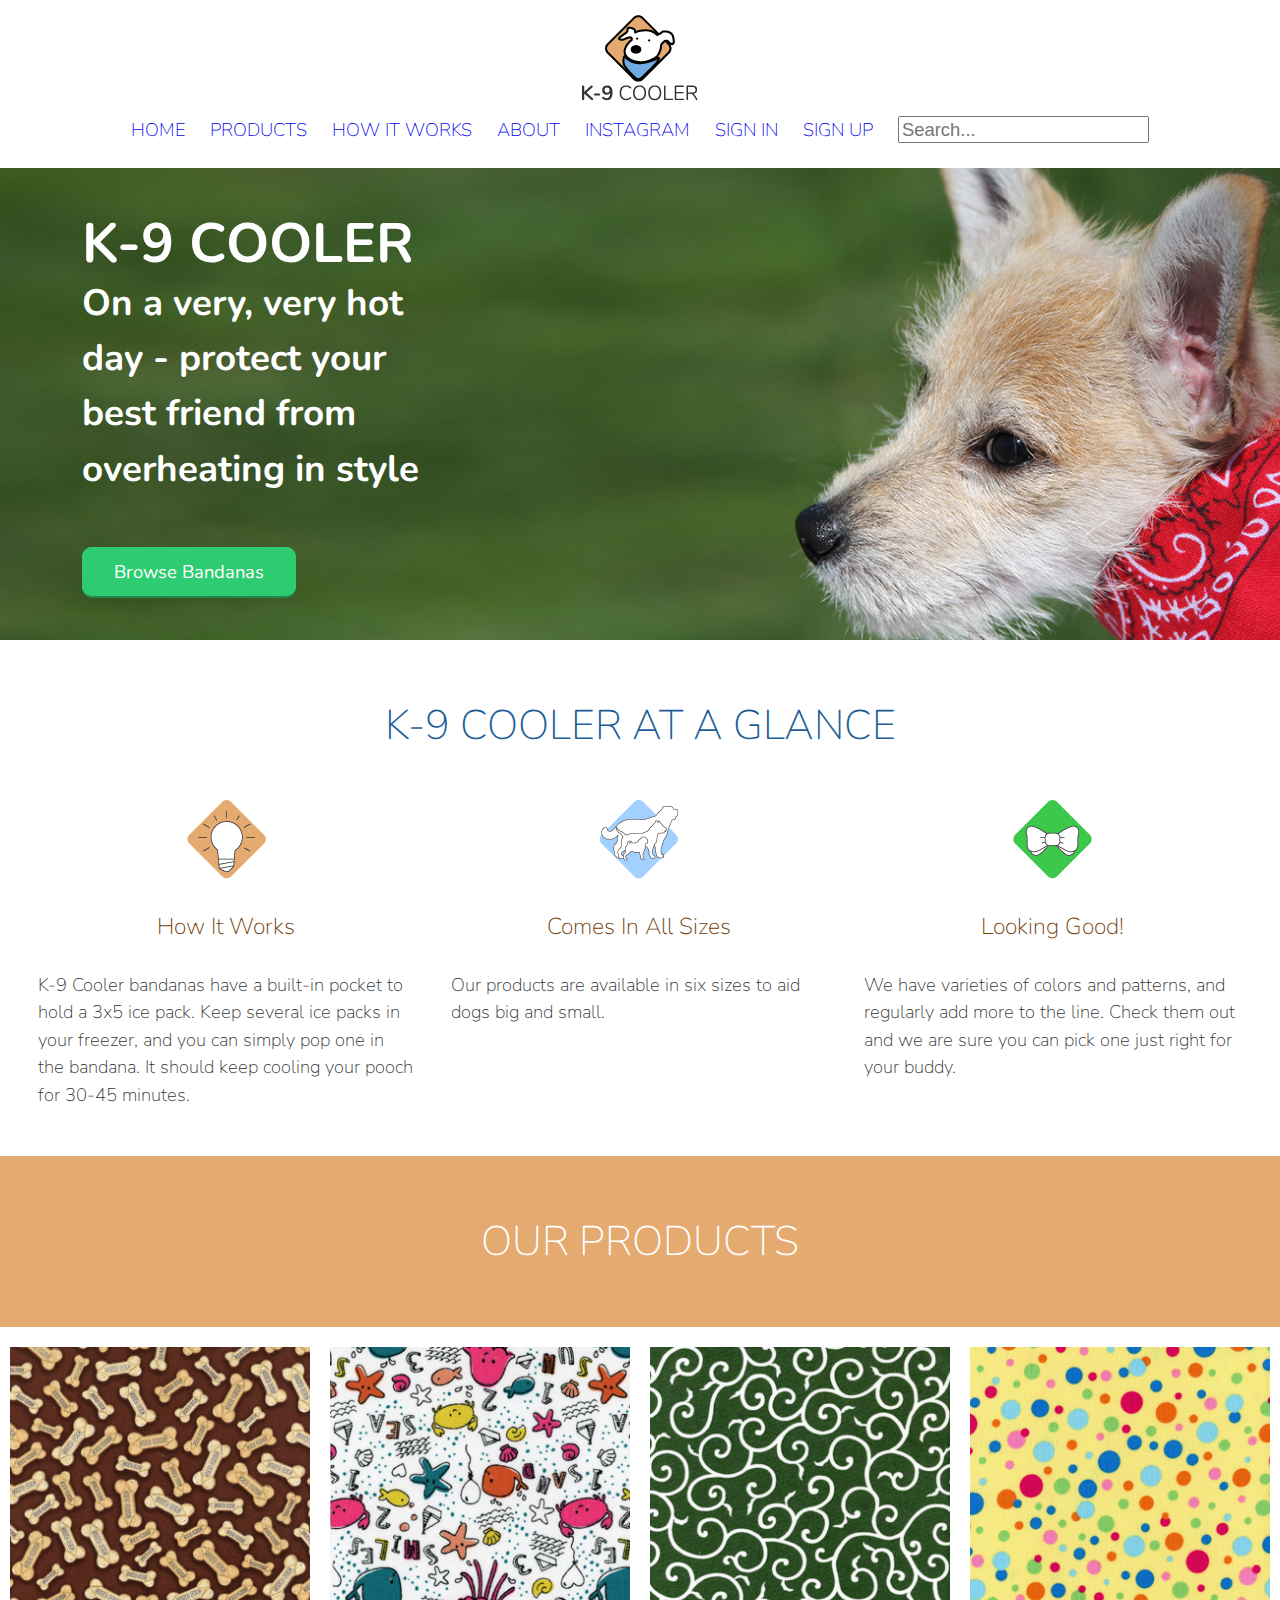
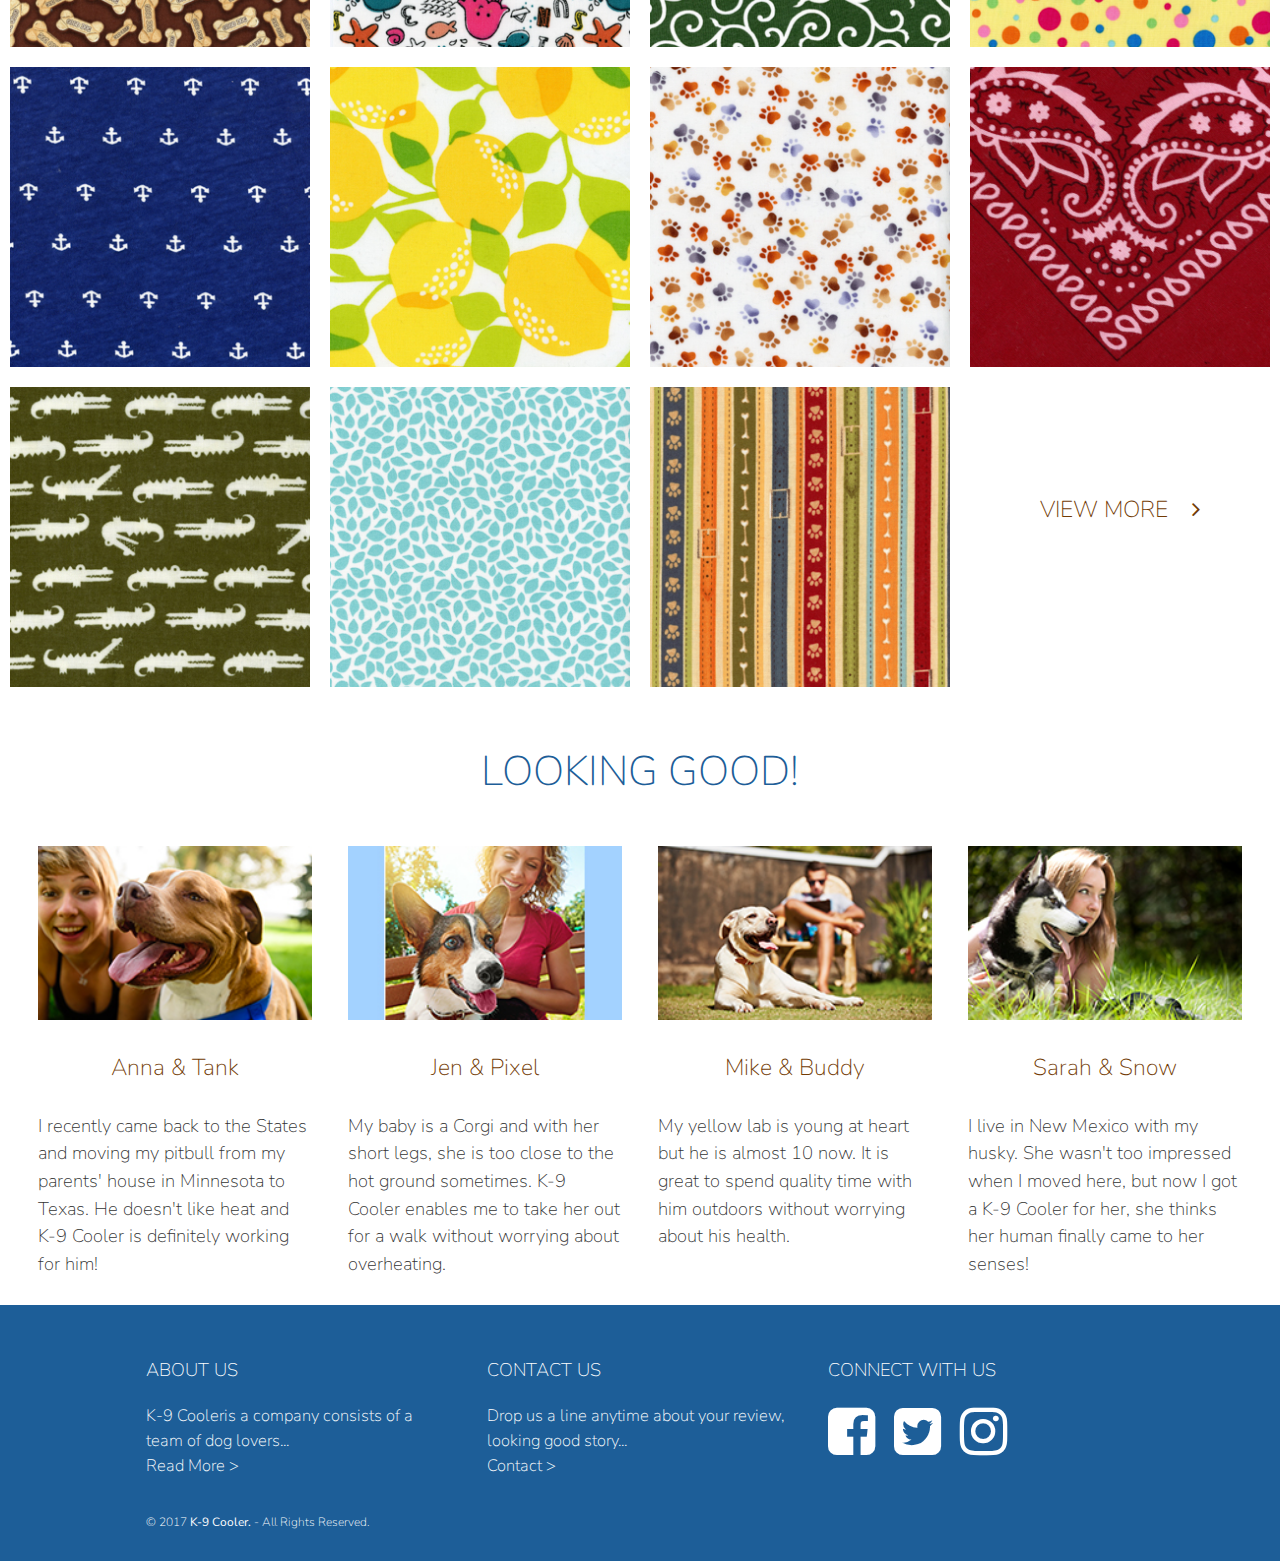
<file: index.html>
<!DOCTYPE html>
<html lang="en-us">
    <head>
        <title>K-9 Cooler</title>
        <!--Meta -->
        <meta name="viewport" content="width=device-width, initial-scale=1">
        <!-- CSS -->
        <link href="https://fonts.googleapis.com/css?family=Nunito|Nunito+Sans:200,300,400,600" rel="stylesheet">
        <link rel="stylesheet" href="css/normalize.css">
        <link rel="stylesheet" href="css/font-awesome.css">
        <link rel="stylesheet" href="css/main.css">
        <link rel="stylesheet" href="css/products.css">
        <link rel="stylesheet" href="css/animate.css">
    </head>
    
    <body>
        <!-- Navigation Bar -->
        <nav class="navbar">
            <a href="index.html">
                <img src="images/K9C_Logo.png" alt="K-9 Cooler logo" class="logo">
            </a>
            <div class="links-container column">
                <ul>
                    <li><a href="index.html">HOME</a></li>
                    <li><a href="products.html">PRODUCTS</a></li>
                    <li><a href="#.html">HOW IT WORKS</a></li>
                    <li><a href="#.html">ABOUT</a></li>
                    <li><a href="#.html">INSTAGRAM</a></li>
                    <li><a href="#.html">SIGN IN</a></li>
                    <li><a href="#.html">SIGN UP</a></li>
                    <li>
                        <form>
                            <input type="text" placeholder="Search..." required>
                        </form> 
                    </li>
                </ul>
            </div>
            </nav>
        
<!-- Hero Content -->
        <!-- Hero Content -->
<section class="hero-frame">
    <div class="hero-content">
        <div class="hero-text">
            <h1 class="hero-title column third">K-9 COOLER</h1>
            <div class="column three-quarter hidden "></div>
            <h2 class="hero-copy column third">On a very, very hot day - protect your best friend from overheating in style</h2>
        </div>
        <div class="column three-quarter hidden "></div>
        <div class="hero-button  column third">  
            <a href="products.html" class="btn">Browse Bandanas</a>
        </div>
    </div>
    

    
</section>
        
        <!-- At-a-glance -->
        <section class="at-a-glance">
            <h3 class="section-title-1">K-9 Cooler at a glance</h3>
            <div class="point column third">
                <a href="#.html">
                    <img src="images/K9C_Icon_LightBulb.png" alt="How It Works Icon">
                </a>
                <h4 class="point-title">How it works</h4>
                <p>K-9 Cooler bandanas have a built-in pocket to hold a 3x5 ice pack. Keep several ice packs in your freezer, and you can simply pop one in the bandana. It should keep cooling your pooch for 30-45 minutes.</p>
            </div>
            <div class="point column third">
                <a href="#.html">
                    <img src="images/K9C_Icon_AllSizes.png" alt="How It Works Icon">
                </a>
                <h4 class="point-title">Comes in all sizes</h4>
                <p>Our products are available in six sizes to aid dogs big and small. </p>
            </div>
            <div class="point column third">
                <a href="#.html">
                    <img src="images/K9C_Icon_BowTie.png" alt="How It Works Icon">
                </a>
                <h4 class="point-title">Looking good!</h4>  
                <p>We have varieties of colors and patterns, and regularly add more to the line.  Check them out and we are sure you can pick one just right for your buddy.</p>
            </div>             
        </section>
        
        <!-- Our Products Banner -->
        <section class="our-products-banner">
            <h3 class="section-title-2">Our Products</h3>      
        </section>
        
        <!-- Our Products Panels -->
        <section class="fabric-panel">
        <!-- Row 1 -->
            <div class="fabric-panel-square column fourth">
                <a href="good-dog-print.html">
                    <img src="images/K9C-Fab-01.jpg"/>
                </a>
            </div>  
            
            <div class="fabric-panel-square column fourth">
                <a href="#.html">
                    <img src="images/K9C-Fab-02.jpg"/>
                </a>
            </div>  
            
            <div class="fabric-panel-square column fourth">
                <a href="#.html">
                    <img src="images/K9C-Fab-03.jpg"/>
                </a>
            </div>  
            
            <div class="fabric-panel-square column fourth">
                <a href="#.html">
                    <img src="images/K9C-Fab-04.jpg"/>
                </a>
            </div>  
            
        <!-- Row 2 -->
            <div class="fabric-panel-square column fourth">
                <a href="#.html">
                    <img src="images/K9C-Fab-05.jpg"/>
                </a>
            </div>  
            
            <div class="fabric-panel-square column fourth">
                <a href="#.html">
                    <img src="images/K9C-Fab-06.jpg"/>
                </a>
            </div>  
            
            <div class="fabric-panel-square column fourth">
                <a href="#.html">
                    <img src="images/K9C-Fab-07.jpg"/>
                </a>
            </div>  
            
            <div class="fabric-panel-square column fourth">
                <a href="#.html">
                    <img src="images/K9C-Fab-08.jpg"/>
                </a>
            </div> 
            
        <!-- Row 3 -->
            <div class="fabric-panel-square column fourth">
                <a href="#.html">
                    <img src="images/K9C-Fab-09.jpg"/>
                </a>
            </div>  
            
            <div class="fabric-panel-square column fourth">
                <a href="#.html">
                    <img src="images/K9C-Fab-10.jpg"/>
                </a>
            </div>  
            
            <div class="fabric-panel-square column fourth">
                <a href="#.html">
                    <img src="images/K9C-Fab-11.jpg"/>
                </a>
            </div>  
            
            <div class="fabric-panel-square column fourth">
                <a href="products.html">
                    <h1 class="viewmore">view more &nbsp; &nbsp;<i class="fa fa-angle-right"></i></h1>
                </a>
            </div>            
        </section>
        
        <!-- Looking Good! -->
<section class="looking-good">
    
    <h3 class="section-title-3">Looking Good!</h3>
    
    <div class="dog-and-human column fourth">
        <img src="images/K9C-User-Anna&Tank.jpg" alt="How It Works Icon">
        <h4 class="their-names">Anna & Tank</h4>
        <p>I recently came back to the States and moving my pitbull from my parents' house in Minnesota to Texas. He doesn't like heat and K-9 Cooler is definitely  working for him!</p>
    </div>
            
    <div class="dog-and-human column fourth">
        <img src="images/K9C-User-Jen&Pixel.jpg" alt="How It Works Icon">
        <h4 class="their-names">Jen & Pixel</h4>
        <p>My baby is a Corgi and with her short legs, she is too close to the hot ground sometimes. K-9 Cooler enables me to take her out for a walk without worrying about overheating. </p>
    </div>
            
    <div class="dog-and-human column fourth">
        <img src="images/K9C-User-Mike&Buddy.jpg" alt="How It Works Icon">
        <h4 class="their-names">Mike & Buddy</h4>
        <p>My yellow lab is young at heart but he is almost 10 now. It is great to spend quality time with him outdoors without worrying about his health.</p>
    </div>
            
<div class="dog-and-human column fourth">
    <img src="images/K9C-User-Sarah&Snow.jpg" alt="How It Works Icon">
    <h4 class="their-names">Sarah & Snow</h4>
    <p>I live in New Mexico with my husky. She wasn't too impressed when I moved here, but now I got a K-9 Cooler for her, she thinks her human finally came to her senses!</p>
    </div>
</section>
        
<!-- Footer Section -->
<footer class="footer-content">
    <div class="footer-column column third">
        <h4 class="title-text">About us</h4>
        <p class="p-white">K-9 Cooleris a company consists of a team of dog lovers... <br>Read More ></p>
    </div>
            
    <div class="footer-column column third">
        <h4 class="title-text">Contact us</h4>
        <p class="p-white">Drop us a line anytime about your review, looking good story... <br>Contact >
        </p>
    </div>
            
    <div class="footer-column column third">
        <h4 class="title-text">Connect with us</h4>
        <a href="#.html"><i class="fa fa-facebook-square">&nbsp;</i></a>
        <a href="#.html"><i class="fa fa-twitter-square">&nbsp;</i></a>
        <a href="#.html"><i class="fa fa-instagram"></i></a>
    </div>
            
    <div class="footer-column column full">
        <p class="copyright-line">&copy; 2017 <strong>K-9 Cooler.</strong> - All Rights Reserved.</p>
    </div>

</footer>
        
    </body>
</html>
</file>
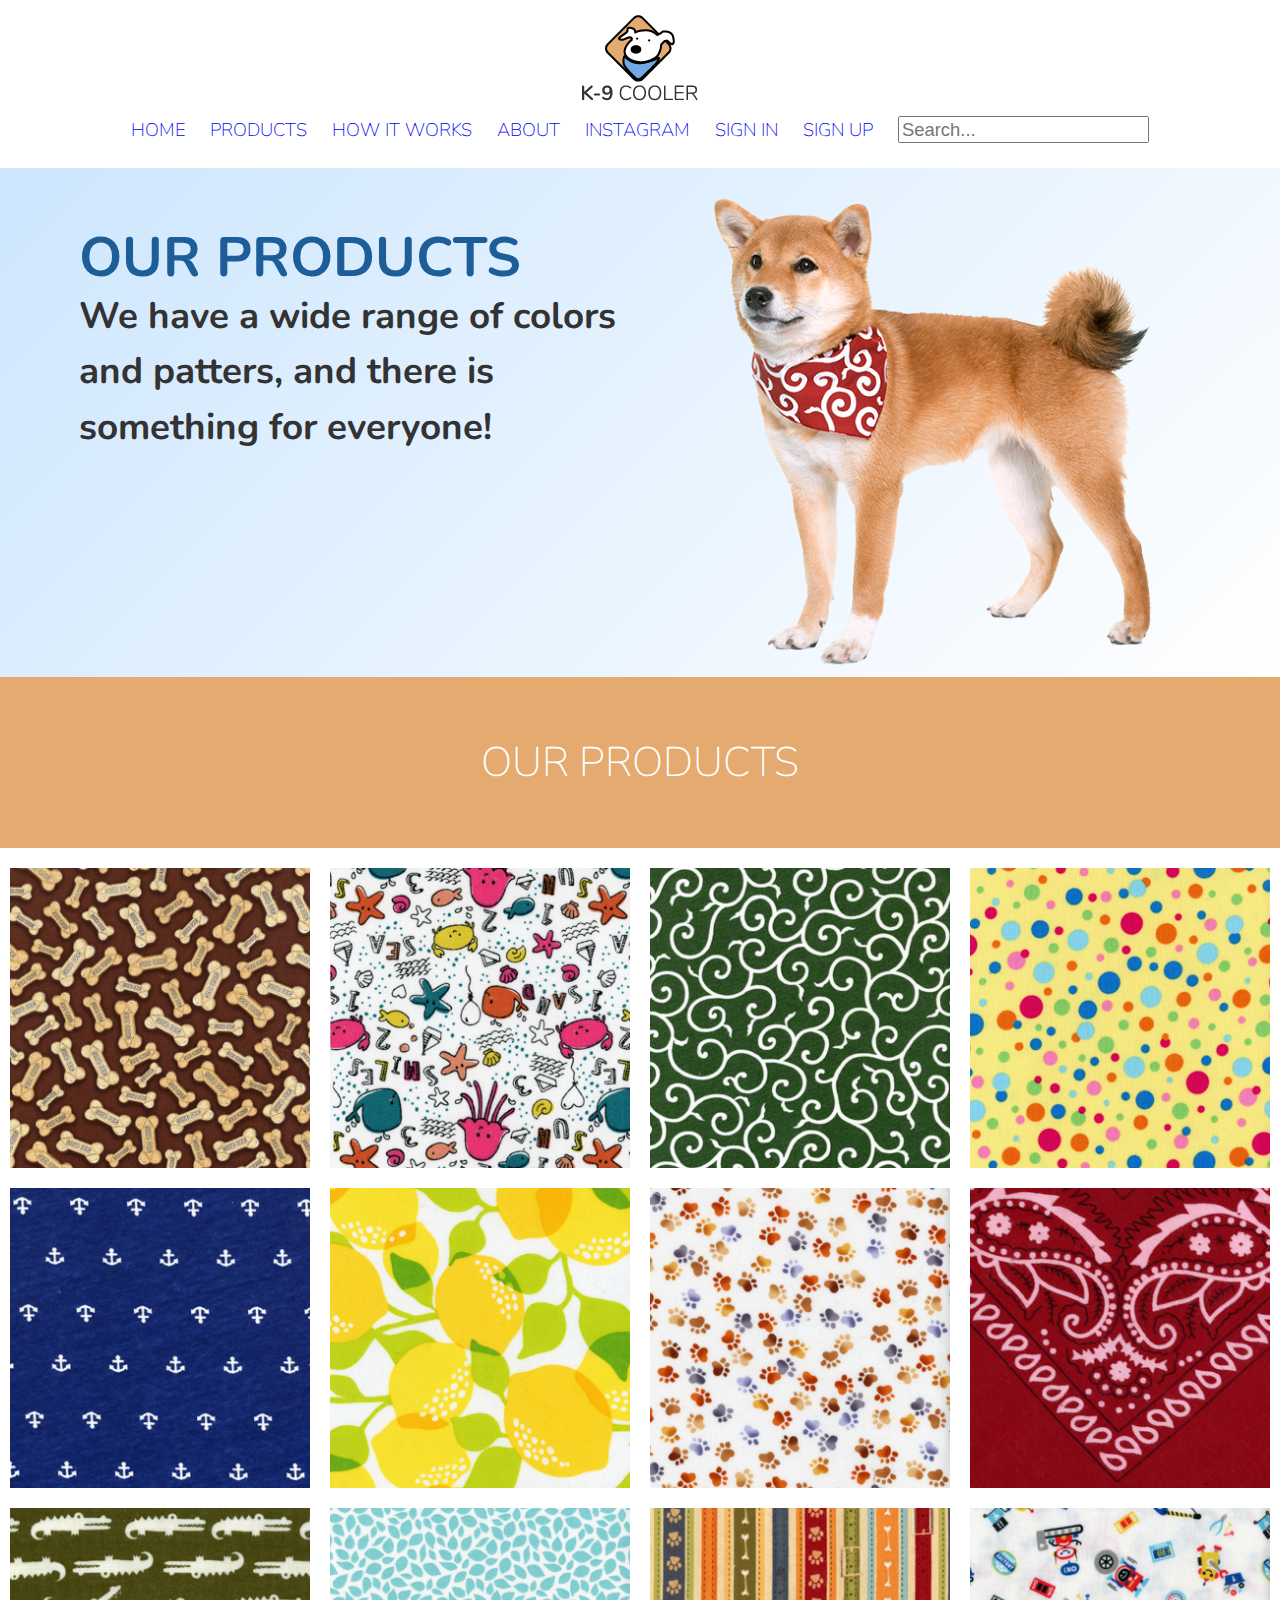
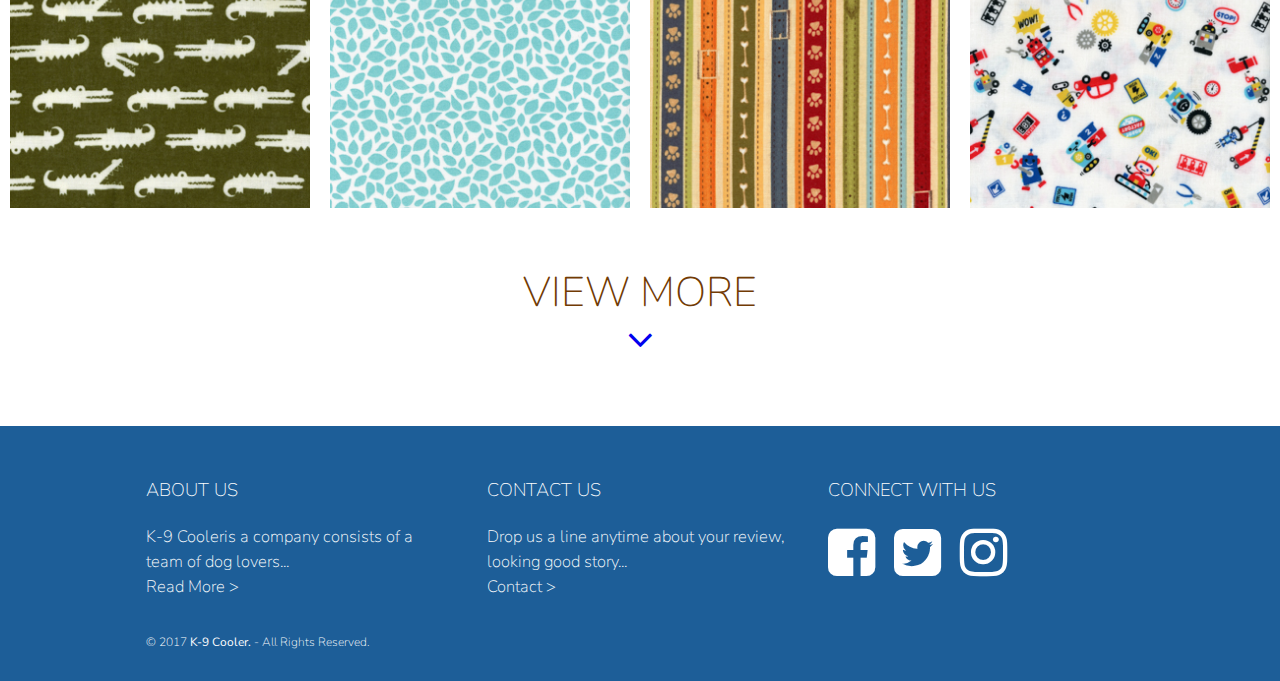
<file: products.html>
<!DOCTYPE html>
<html lang="en-us">
    <head>
        <title>K-9 Cooler: Products</title>
        <!--Meta -->
        <meta name="viewport" content="width=device-width, initial-scale=1">
        <!-- CSS -->
        <link href="https://fonts.googleapis.com/css?family=Nunito|Nunito+Sans:200,300,400,600" rel="stylesheet">
        <link rel="stylesheet" href="css/normalize.css">
        <link rel="stylesheet" href="css/font-awesome.css">
        <link rel="stylesheet" href="css/main.css">
        <link rel="stylesheet" href="css/products.css">
        <link rel="stylesheet" href="css/animate.css">
    </head>
    
    <body>
        <!-- Navigation Bar -->
        <nav class="navbar">
            <a href="index.html">
                <img src="images/K9C_Logo.png" alt="K-9 Cooler logo" class="logo">
            </a>
            <div class="links-container column">
                <ul>
                    <li><a href="index.html">HOME</a></li>
                    <li><a href="products.html">PRODUCTS</a></li>
                    <li><a href="#.html">HOW IT WORKS</a></li>
                    <li><a href="#.html">ABOUT</a></li>
                    <li><a href="#.html">INSTAGRAM</a></li>
                    <li><a href="#.html">SIGN IN</a></li>
                    <li><a href="#.html">SIGN UP</a></li>
                    <li>
                        <form>
                            <input type="text" placeholder="Search..." required>
                        </form> 
                    </li>
                </ul>
            </div>
            </nav>
        
<!-- Hero Content -->
<section class="product-hero-frame">
    <div class="prod-hero-text column half">
            <h1 class="products-title">OUR PRODUCTS</h1>
            <h2 class="products-copy">We have a wide range of colors and patters, and there is something for everyone!</h2>
    </div>

    <div class="column half">
        <img src="images/K9C-Prods-Hero-Shiba.jpg" class="pooch">
    </div>

</section>
                
<!-- Our Products Banner -->
<section class="our-products-banner">
            <h3 class="section-title-2">Our Products</h3>      
        </section>
        
<!-- Our Products Panels -->
<section class="fabric-panel">
        <!-- Row 1 -->
            <div class="fabric-panel-square column fourth">
                <a href="good-dog-print.html">
                    <img src="images/K9C-Fab-01.jpg"/>
                </a>
            </div>  
            
            <div class="fabric-panel-square column fourth">
                <a href="#.html">
                    <img src="images/K9C-Fab-02.jpg"/>
                </a>
            </div>  
            
            <div class="fabric-panel-square column fourth">
                <a href="#.html">
                    <img src="images/K9C-Fab-03.jpg"/>
                </a>
            </div>  
            
            <div class="fabric-panel-square column fourth">
                <a href="#.html">
                    <img src="images/K9C-Fab-04.jpg"/>
                </a>
            </div>  
            
        <!-- Row 2 -->
            <div class="fabric-panel-square column fourth">
                <a href="#.html">
                    <img src="images/K9C-Fab-05.jpg"/>
                </a>
            </div>  
            
            <div class="fabric-panel-square column fourth">
                <a href="#.html">
                    <img src="images/K9C-Fab-06.jpg"/>
                </a>
            </div>  
            
            <div class="fabric-panel-square column fourth">
                <a href="#.html">
                    <img src="images/K9C-Fab-07.jpg"/>
                </a>
            </div>  
            
            <div class="fabric-panel-square column fourth">
                <a href="#.html">
                    <img src="images/K9C-Fab-08.jpg"/>
                </a>
            </div> 
            
        <!-- Row 3 -->
            <div class="fabric-panel-square column fourth">
                <a href="#.html">
                    <img src="images/K9C-Fab-09.jpg"/>
                </a>
            </div>  
            
            <div class="fabric-panel-square column fourth">
                <a href="#.html">
                    <img src="images/K9C-Fab-10.jpg"/>
                </a>
            </div>  
            
            <div class="fabric-panel-square column fourth">
                <a href="#.html">
                    <img src="images/K9C-Fab-11.jpg"/>
                </a>
            </div>  
            
            <div class="fabric-panel-square column fourth">
                <a href="#.html">
                    <img src="images/K9C-Fab-12.jpg"/>
                </a>
            </div>            
        </section>
 
<section class="viewmore-products">
            <h3 class="section-more">view more <br>                <a href="#.html"><i class="fa fa-angle-down "></i></a></h3>
        </section>

<!-- Footer Section -->
<footer class="footer-content">
    <div class="footer-column column third">
        <h4 class="title-text">About us</h4>
        <p class="p-white">K-9 Cooleris a company consists of a team of dog lovers... <br>Read More ></p>
    </div>
            
    <div class="footer-column column third">
        <h4 class="title-text">Contact us</h4>
        <p class="p-white">Drop us a line anytime about your review, looking good story... <br>Contact >
        </p>
    </div>
            
    <div class="footer-column column third">
        <h4 class="title-text">Connect with us</h4>
        <a href="#.html"><i class="fa fa-facebook-square">&nbsp;</i></a>
        <a href="#.html"><i class="fa fa-twitter-square">&nbsp;</i></a>
        <a href="#.html"><i class="fa fa-instagram"></i></a>
    </div>
            
    <div class="footer-column column full">
        <p class="copyright-line">&copy; 2017 <strong>K-9 Cooler.</strong> - All Rights Reserved.</p>
    </div>

</footer>
        
    </body>
</html>
</file>
<file: css/main.css>
/*
font-family: 'Nunito', sans-serif;
font-family: 'Nunito Sans', sans-serif;
*/

*, *::before, *::after {
     -moz-box-sizing: border-box;
     -webkit-box-sizing: border-box;
     box-sizing: border-box;
 } 

html {
    height: 100; /* HTML takes up 100% of the browser window */
    font-size: 100%;
}

body {
  font-family: 'Nunito', sans-serif;
}

.searchbox {
    margin: 0;
    width: 300px;
    height: 50px;
}

p {
    font-family: 'Nunito Sans', sans-serif;
    color: #333333;
    font-weight: 200;
    text-align: left;
    line-height: 150%;
}

a:link {
    text-decoration: none;
}

.navbar {
    position: relative;
    background-color: #ffffff;
    min-height: 150px;
    padding:15px;
    overflow: auto;
}

.navbar .logo {
    display: block;
    margin: 0 auto;
}

.navbar .links-container {  
    display: block;
    margin: 0 auto;
    cursor: pointer;
    text-transform: uppercase;
    text-align: center;
    font-size: 1rem;
    font-weight: 200;
    color: #333333;
    width: 100%;
}

nav ul {
    list-style-type: none;
    padding: 0; 
    margin-top: 15px;
    margin-bottom: 0;
}

nav ul li {
    display: inline-block;
    margin: 0 10px 10px;
}

.hero-frame {
    position: relative;
    height: auto;
    background-image: url(../images/K9C-Home-Hero.jpg);
    background-repeat: no-repeat;
    background-position: bottom right;
    background-size: cover;
    color: #ffffff;
    overflow: auto;
    
}



.hero-text{
    position: relative;
    text-align: left;  
    font-weight: 200;
    margin: 0 0 3% 5%;
    padding-top:20px;

}

.hero-title {
    font-size: 3rem;
    color: #ffffff;
    margin: 2% 0 0 0;

}

.hero-copy {
    font-size: 2rem;
    line-height: 150%;
    color: #ffffff;
    margin: 0;
    width: 50%;

}

.hero-button{
    margin: 5% 0 3% 5%;
    padding-bottom: 20px;
}

.pooch{
    width:95%;
    height:auto;
    max-width:720px;
}

/* button*/
.btn {
    border-radius: 10px;
	color: #ffffff;
	font-weight: 400;
	text-decoration: none;
	padding:10px 30px;
	background: #2ECC71;
	border: 2px solid #2ECC71;
	box-shadow: 0px 2px 0px 0px #22894E;
	}

.at-a-glance {
    width: 100%;
    background: #ffffff;
    padding: 20px;
    overflow: auto;
    height: auto;
}

.at-a-glance .section-title-1 {
    position: relative;
    text-align: center;
    color: #1D5E98;
    text-transform: uppercase;
    font-size: 2.25rem;   
    font-weight: 200;
}

.point {
     position: relative;

     padding: 0.5rem;
     text-align: center;
    overflow: auto;
 }

.point .point-title {
    color: #723B04;
    text-transform: capitalize;
    font-size: 1.25rem;
    font-weight: 200;
}

.our-products-banner {
    width: 100%;
    background-color: #E5AA70;
    padding: 20px;

}

.our-products-banner .section-title-2 {
    position: relative;
    text-align: center;
    color: #ffffff;
    text-transform: uppercase;
    font-size: 2.25rem;   
    font-weight: 200;
}

.fabric-panel {
    position: relative;
    width: 100%;
    margin: 0 auto auto;
    background-color: #ffffff;
    overflow: hidden;
 }

.looking-good {
    width: 100%;
    background-color: #ffffff;
    padding: 20px;
    min-height: 600px;

}

.looking-good .section-title-3 {
    position: relative;
    text-align: center;
    color: #1D5E98;
    text-transform: uppercase;
    font-size: 2.25rem;   
    font-weight: 200;
}

.looking-good .their-names {
    color: #723B04;
    text-transform: capitalize;
    font-size: 1.25rem;
    font-weight: 200;
}

.dog-and-human {
     position: relative;
    width: 100%;
    margin: 0 auto;
     padding: 0.5rem;
     text-align: center;
    overflow: auto;
 }

.looking-good img {
    width: 100%;
    position: center;
}

.footer-content {
    position: relative;
    width: 100vw;
    height: auto;
    margin: 0 auto;
    background-color: #1D5E98;
    padding: 20px 10%;
    overflow: hidden;
}

.footer-content .title-text {
    color: #ffffff;
    text-transform: uppercase;
    font-size: 1rem;
    font-weight: 200;
}

.footer-column {
    position: relative;
    padding: 0.5rem;
    text-align: left;  
 }

.p-white {
    color: #ffffff;
    font-size: 0.9rem;
}

.footer-content .footer-column i{
	color:#ffffff;
	font-size: 3rem;
	margin: 0;
	vertical-align: middle;
	}

.copyright-line {
	color:#ffffff;
	font-size: 0.65rem;
    text-align: left;
    padding: 0;
    margin: 0;
	}

/* Small screens (320px) */
@media (min-width: 320px) {
    /* Style information will go here */
    html { font-size: 50%; }
}

/* Medium screens (640px) */
@media (min-width: 640px) {
    /* Style information will go here */
    html { font-size: 95%; }
 
    .column {
         float: left;
         padding-left: 1rem;
         padding-right: 1rem;
     }
         
    .column.full { width: 100%; }
    .column.three-quarter { width: 75% }
    .column.two-thirds { width: 66.7%; }
    .column.half { width: 50%; }
    .column.third { width: 33.3%; }
    .column.fourth { width: 25%; }
    .column.sixth { width: 16.66%; }
    .column.flow-opposite { float: right; }  
 }
 
/* Large screens (1024px) */
@media (min-width: 1024px) {
    /* Style information will go here */
    html { font-size: 115%; }
 }
</file>
<file: css/products.css>
/* Products Page Hero Content */
.product-hero-frame {
    position: relative;
    height: auto;
    background-image: linear-gradient(135deg, #cde6fe 0%, #ffffff 100%);
    background-repeat: no-repeat;
    background-position: center right;
    background-size: cover;
    overflow: auto;
    padding-top:20px;
    z-index: auto;
}

.prod-hero-text{
    position: relative;
    text-align: left;  
    font-weight: 200;
    padding-top: 2%;
}

.products-title {
    font-size: 3rem;
    color: #1D5E98;
    margin: 2% 0 0 10%;
}

.products-copy {
    font-size: 2rem;
    line-height: 150%;
    color: #333333;
    margin: 0 0 0 10%;
}

/* Fabric Panels in Products Page*/
.fabric-panel-square {
    position: relative;
    margin: 0 auto;
    padding: 20px 10px 0;

 }

.fabric-panel-square img {
    display: block;
    margin 0 auto;
    width: 100%;
    position: center;
}

.fabric-panel-square .viewmore {
    color: #723B04;
    text-transform: uppercase;
    font-size: 1.25rem;
    font-weight: 200;
    text-align: center;
    padding: 95px 0;
}

.viewmore-products {
    width: 100%;
    background-color: #ffffff;
    padding: 20px;
    min-height: 200px;
}

.viewmore-products .section-more {
    position: relative;
    text-align: center;
    color: #723B04;
    text-transform: uppercase;
    font-size: 2.25rem;   
    font-weight: 200;
}

/* Footer - non-landing-page */
.footer-content-2 {
    position: relative;
    width: 100vw;
    margin: 0 auto;
    background-color: #1D5E98;
    padding: 20px 10%;
    min-height: 100px;
}

.footer-content-2 .title-text {
    color: #ffffff;
    text-transform: uppercase;
    font-size: 1rem;
    font-weight: 200;
}

.footer-content-2 .footer-column i{
	color:#ffffff;
	font-size: 3rem;
	margin: 0 0.5rem 0.5rem;
	vertical-align: middle;
	}
</file>
